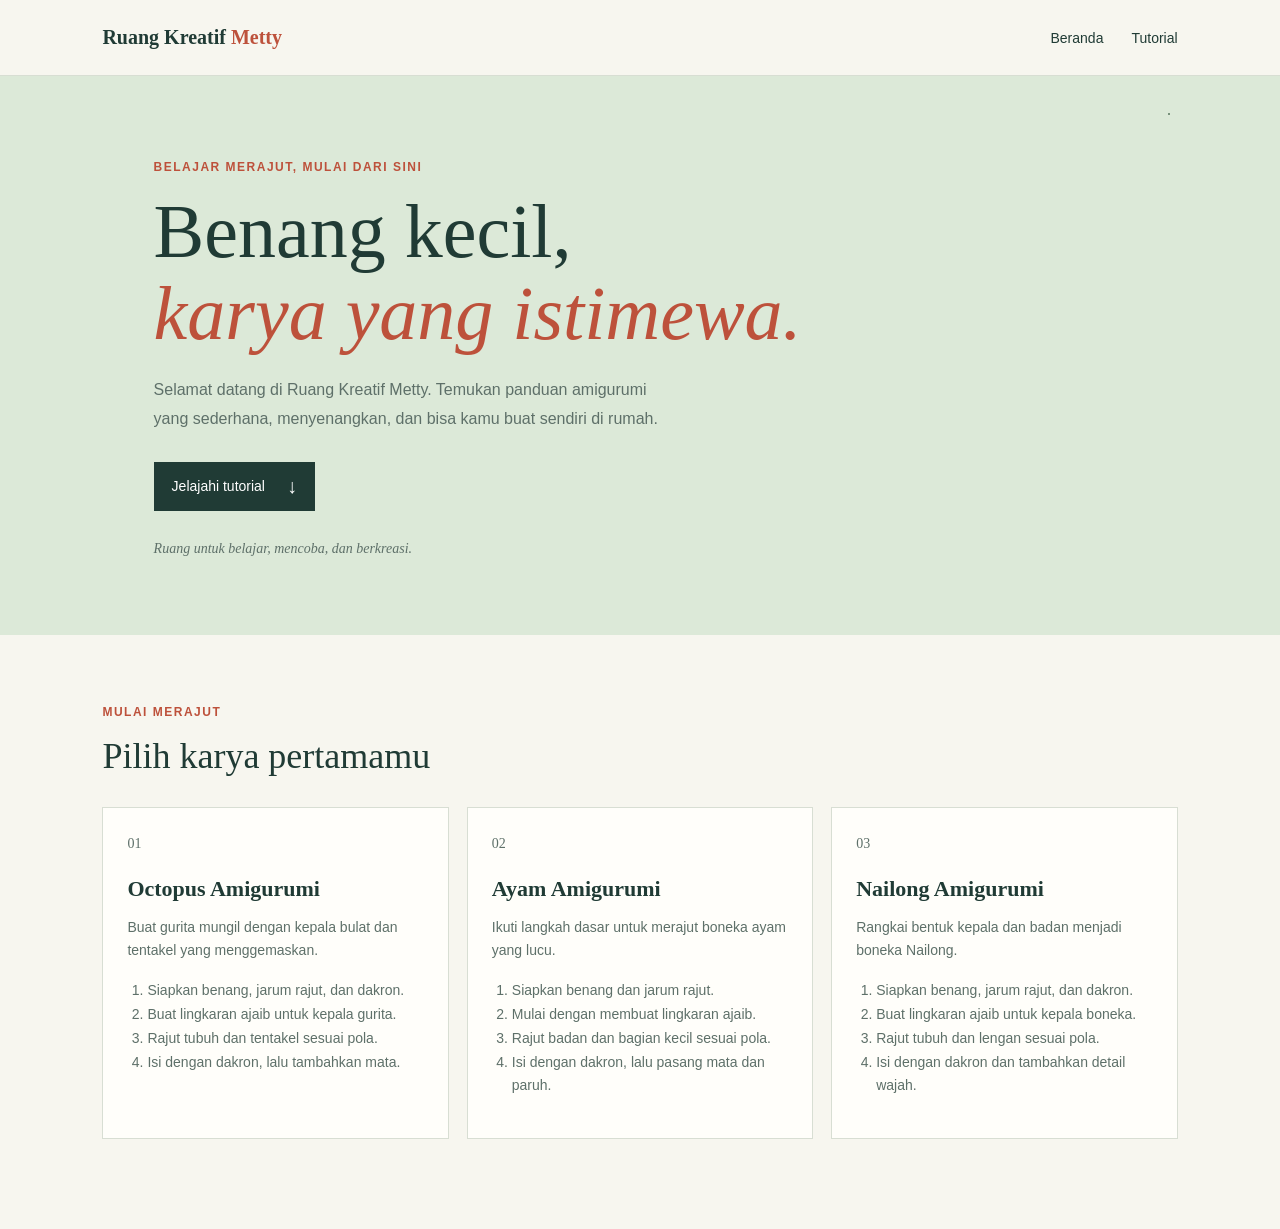
<file: index.html>
<!DOCTYPE html>
<html lang="id">
<head>
    <meta charset="UTF-8">
    <meta name="viewport" content="width=device-width, initial-scale=1.0">
    <title>Ruang Kreatif Metty | Tutorial Amigurumi</title>
    <link rel="stylesheet" href="style.css">
</head>
<body> 
    <header class="site-header">
        <a class="brand" href="#beranda">Ruang Kreatif <span>Metty</span></a>
        <nav aria-label="Navigasi utama">
            <a href="#beranda">Beranda</a>
            <a href="#tutorial">Tutorial</a>
        </nav>
    </header>

    <main>
        <section class="intro" id="beranda">
            <p class="eyebrow">Belajar merajut, mulai dari sini</p>
            <h1>Benang kecil,<br><span>karya yang istimewa.</span></h1>
            <p class="intro-copy">Selamat datang di Ruang Kreatif Metty. Temukan panduan amigurumi yang sederhana, menyenangkan, dan bisa kamu buat sendiri di rumah.</p>
            <a class="intro-link" href="#tutorial">Jelajahi tutorial <span aria-hidden="true">&darr;</span></a>
            <p class="intro-note">Ruang untuk belajar, mencoba, dan berkreasi.</p>
        </section>

        <section class="tutorials" id="tutorial">
            <div class="section-heading">
                <p class="eyebrow">Mulai merajut</p>
                <h2>Pilih karya pertamamu</h2>
            </div>
            <div class="tutorial-grid">
                <article class="tutorial-item">
                    <p class="item-number">01</p>
                    <h3>Octopus Amigurumi</h3>
                    <p>Buat gurita mungil dengan kepala bulat dan tentakel yang menggemaskan.</p>
                    <ol>
                        <li>Siapkan benang, jarum rajut, dan dakron.</li>
                        <li>Buat lingkaran ajaib untuk kepala gurita.</li>
                        <li>Rajut tubuh dan tentakel sesuai pola.</li>
                        <li>Isi dengan dakron, lalu tambahkan mata.</li>
                    </ol>
                </article>
                <article class="tutorial-item">
                    <p class="item-number">02</p>
                    <h3>Ayam Amigurumi</h3>
                    <p>Ikuti langkah dasar untuk merajut boneka ayam yang lucu.</p>
                    <ol>
                        <li>Siapkan benang dan jarum rajut.</li>
                        <li>Mulai dengan membuat lingkaran ajaib.</li>
                        <li>Rajut badan dan bagian kecil sesuai pola.</li>
                        <li>Isi dengan dakron, lalu pasang mata dan paruh.</li>
                    </ol>
                </article>
                <article class="tutorial-item">
                    <p class="item-number">03</p>
                    <h3>Nailong Amigurumi</h3>
                    <p>Rangkai bentuk kepala dan badan menjadi boneka Nailong.</p>
                    <ol>
                        <li>Siapkan benang, jarum rajut, dan dakron.</li>
                        <li>Buat lingkaran ajaib untuk kepala boneka.</li>
                        <li>Rajut tubuh dan lengan sesuai pola.</li>
                        <li>Isi dengan dakron dan tambahkan detail wajah.</li>
                    </ol>
                </article>
            </div>
        </section>
    </main>
</body>
</html>
</file>
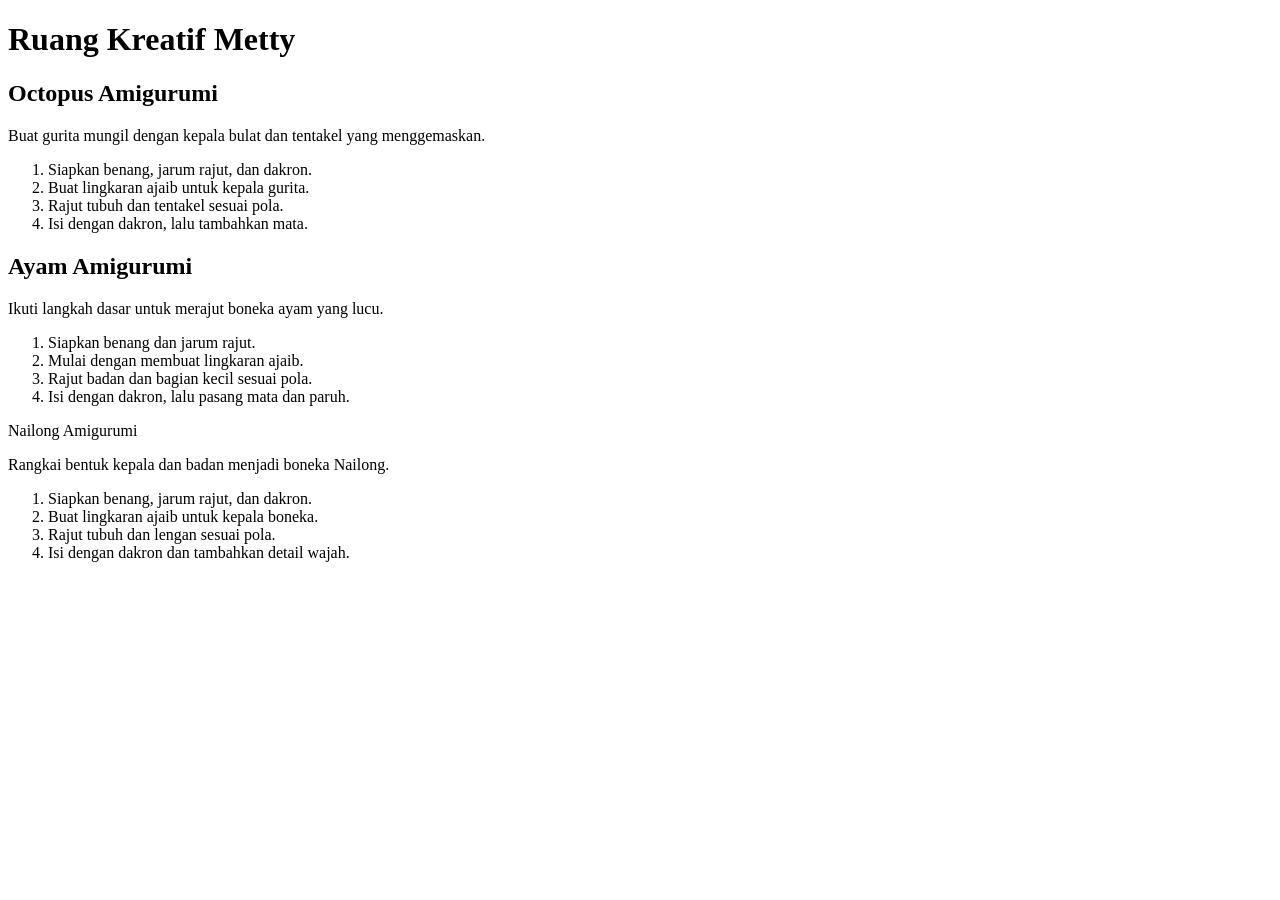
<file: 2index.html>
<!DOCTYPE html>
<html lang="id">
<head>
    <meta charset="UTF-8">
    <meta name="viewport" content="width=device-width, initial-scale=1.0">
    <title>Ruang Kreatif Metty | Tutorial Amigurumi</title>
</head>
<body> 
    <header>
        <h1>Ruang Kreatif Metty</h1>
    </header>
    <article>
        <main>
                    <h1>Octopus Amigurumi</h1>
                    <p>Buat gurita mungil dengan kepala bulat dan tentakel yang menggemaskan.</p>
                    <ol>
                        <li>Siapkan benang, jarum rajut, dan dakron.</li>
                        <li>Buat lingkaran ajaib untuk kepala gurita.</li>
                        <li>Rajut tubuh dan tentakel sesuai pola.</li>
                        <li>Isi dengan dakron, lalu tambahkan mata.</li>
                    </ol>
                </article>
                <article>
                    <h2>Ayam Amigurumi</h2>
                    <p>Ikuti langkah dasar untuk merajut boneka ayam yang lucu.</p>
                    <ol>
                        <li>Siapkan benang dan jarum rajut.</li>
                        <li>Mulai dengan membuat lingkaran ajaib.</li>
                        <li>Rajut badan dan bagian kecil sesuai pola.</li>
                        <li>Isi dengan dakron, lalu pasang mata dan paruh.</li>
                    </ol>
                </article>
                <article  
                    <h3>Nailong Amigurumi</h3>
                    <p>Rangkai bentuk kepala dan badan menjadi boneka Nailong.</p>
                    <ol>
                        <li>Siapkan benang, jarum rajut, dan dakron.</li>
                        <li>Buat lingkaran ajaib untuk kepala boneka.</li>
                        <li>Rajut tubuh dan lengan sesuai pola.</li>
                        <li>Isi dengan dakron dan tambahkan detail wajah.</li>
                    </ol>
                </article>
            </div>
        </section>
    </main>
</body>
</html>
</file>
<file: style.css>
:root {
    color-scheme: light;
    --ink: #203b35;
    --muted: #5e7069;
    --paper: #f7f6ef;
    --green: #dce9d8;
    --accent: #bd513b;
    --line: #d8ded3;
}

* {
    box-sizing: border-box;
}

html {
    scroll-behavior: smooth;
}

body {
    margin: 0;
    background: var(--paper);
    color: var(--ink);
    font-family: "Trebuchet MS", sans-serif;
}

.site-header {
    min-height: 76px;
    padding: 0 8%;
    display: flex;
    align-items: center;
    justify-content: space-between;
    border-bottom: 1px solid var(--line);
}

.brand {
    color: var(--ink);
    font-family: Georgia, serif;
    font-size: 20px;
    font-weight: 700;
    text-decoration: none;
}

.brand span {
    color: var(--accent);
}

nav {
    display: flex;
    gap: 28px;
}

nav a {
    color: var(--ink);
    font-size: 14px;
    text-decoration: none;
}

nav a:hover {
    color: var(--accent);
}

.intro {
    min-height: 490px;
    padding: 84px 12% 64px;
    background-color: var(--green);
    background-image: radial-gradient(#78917b 0.8px, transparent 0.8px);
    background-position: right 8% top 28px;
    background-size: 20px 20px;
    background-repeat: no-repeat;
}

.eyebrow {
    margin: 0 0 16px;
    color: var(--accent);
    font-size: 12px;
    font-weight: 700;
    letter-spacing: 1.5px;
    text-transform: uppercase;
}

.intro h1 {
    max-width: 760px;
    margin: 0;
    font-family: Georgia, serif;
    font-size: clamp(42px, 6vw, 76px);
    font-weight: 400;
    line-height: 1.08;
}

.intro h1 span {
    color: var(--accent);
    font-style: italic;
}

.intro-copy {
    max-width: 510px;
    margin: 22px 0 28px;
    color: var(--muted);
    font-size: 16px;
    line-height: 1.8;
}

.intro-link {
    display: inline-flex;
    align-items: center;
    gap: 22px;
    padding: 13px 18px;
    background: var(--ink);
    color: white;
    font-size: 14px;
    text-decoration: none;
}

.intro-link:hover {
    background: var(--accent);
}

.intro-link span {
    font-size: 20px;
}

.intro-note {
    margin-top: 30px;
    color: var(--muted);
    font-family: Georgia, serif;
    font-size: 14px;
    font-style: italic;
}

.tutorials {
    padding: 70px 8% 90px;
}

.section-heading {
    margin-bottom: 30px;
}

.section-heading h2 {
    margin: 0;
    font-family: Georgia, serif;
    font-size: 36px;
    font-weight: 400;
}

.tutorial-grid {
    display: grid;
    grid-template-columns: repeat(3, minmax(0, 1fr));
    gap: 18px;
}

.tutorial-item {
    padding: 24px;
    border: 1px solid var(--line);
    background: #fffefa;
}

.item-number {
    margin: 0 0 20px;
    color: var(--accent);
    font-family: Georgia, serif;
    font-size: 24px;
}

.tutorial-item h3 {
    margin: 0 0 10px;
    font-family: Georgia, serif;
    font-size: 22px;
}

.tutorial-item p,
.tutorial-item li {
    color: var(--muted);
    font-size: 14px;
    line-height: 1.7;
}

.tutorial-item ol {
    padding-left: 20px;
}

@media (max-width: 700px) {
    .site-header {
        min-height: 68px;
        padding: 0 6%;
    }

    nav {
        gap: 16px;
    }

    .intro {
        min-height: 0;
        padding: 70px 8% 54px;
        background-position: right 6% top 20px;
    }

    .intro h1 {
        font-size: 46px;
    }

    .tutorials {
        padding: 54px 6%;
    }

    .section-heading h2 {
        font-size: 30px;
    }

    .tutorial-grid {
        grid-template-columns: 1fr;
    }
}
</file>
